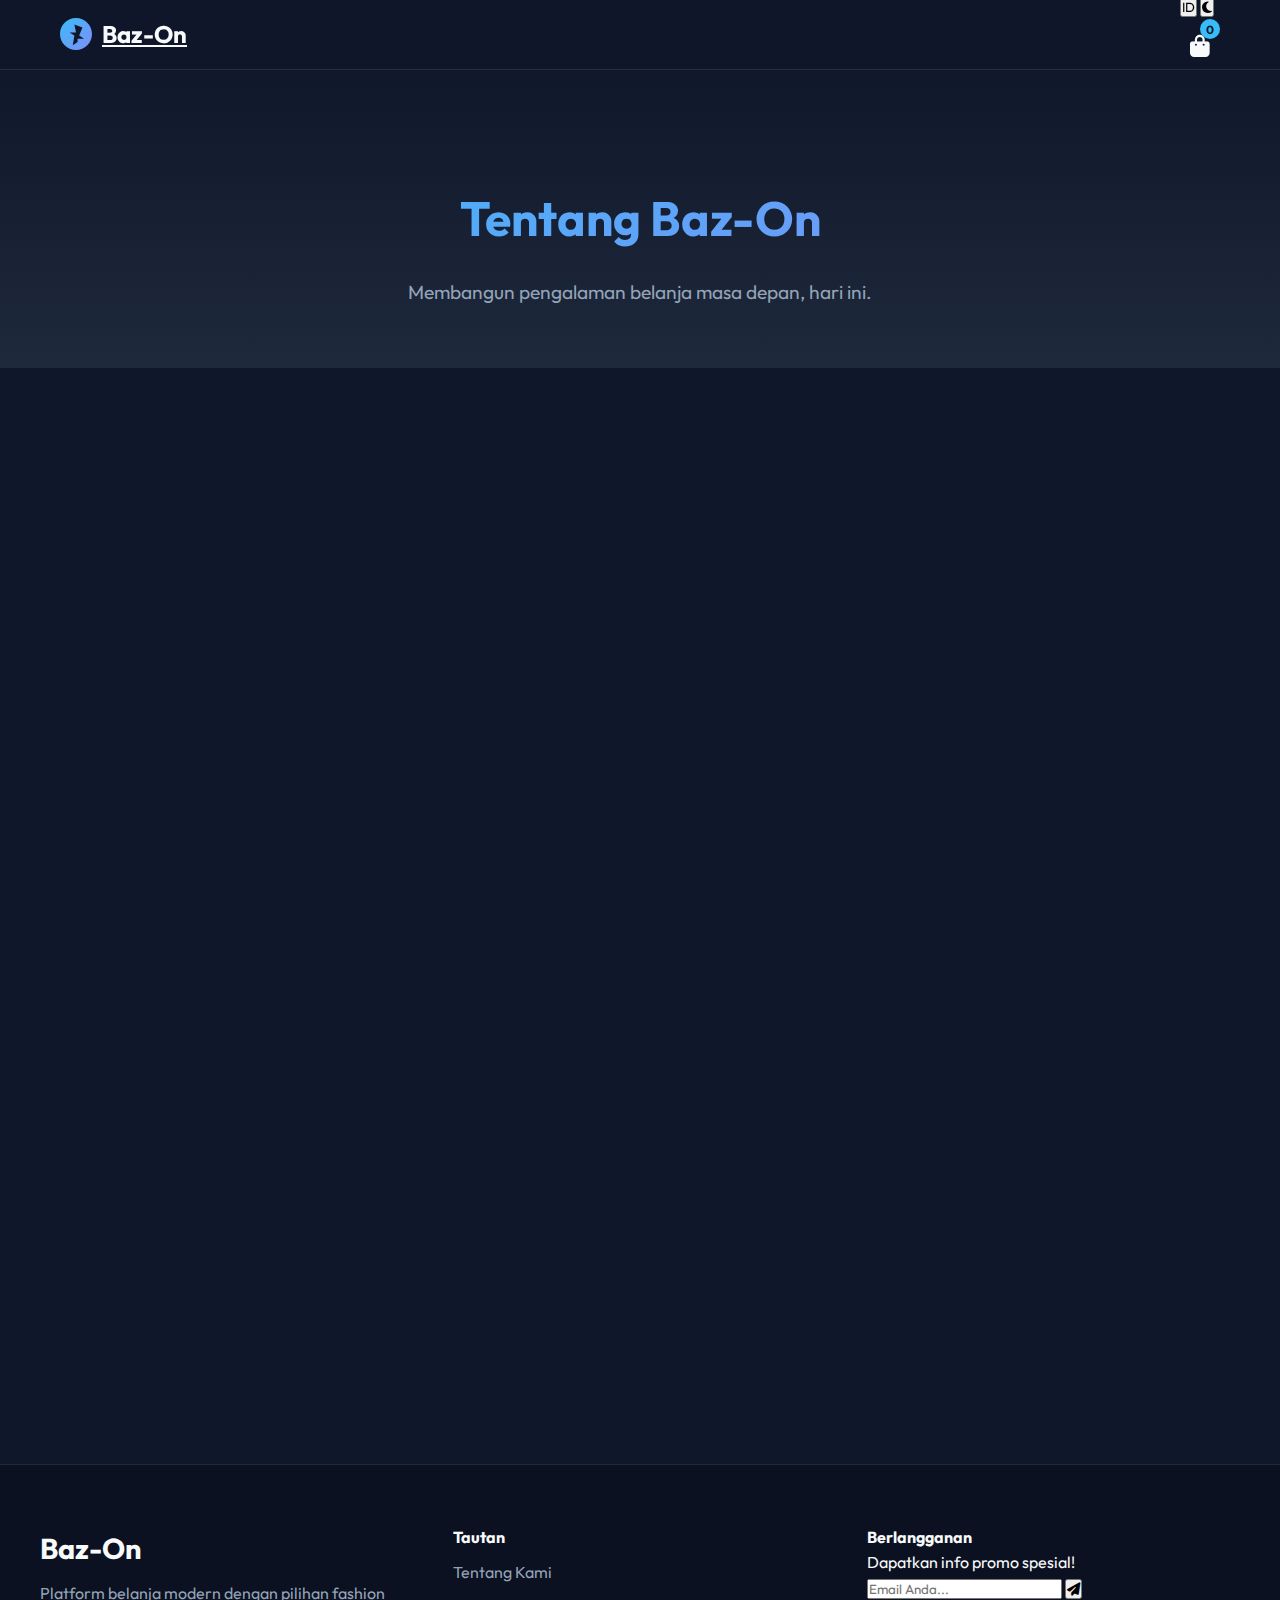
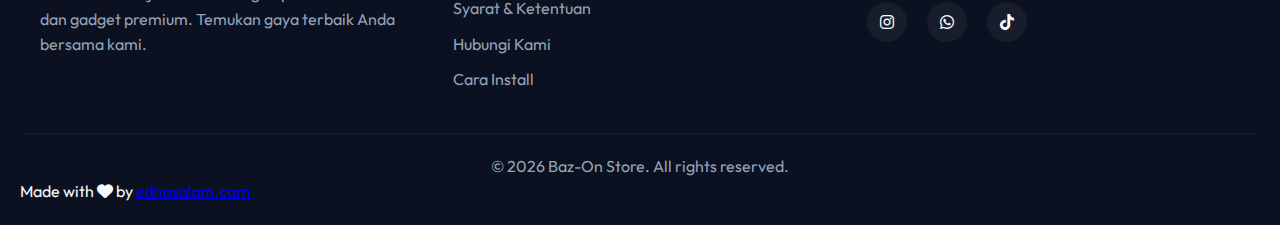
<file: about.html>
<!DOCTYPE html>
<html lang="id">

<head>
    <meta charset="UTF-8">
    <meta name="viewport" content="width=device-width, initial-scale=1.0">
    <title>Tentang Kami | Baz-On Store</title>
    <meta name="description"
        content="Tentang Baz-On Store, platform belanja modern dengan pilihan fashion dan gadget premium.">

    <!-- CSS (Reuse existing styles) -->
    <link href="https://fonts.googleapis.com/css2?family=Outfit:wght@300;400;500;600;700&display=swap" rel="stylesheet">
    <link rel="stylesheet" href="style.css">
    <link rel="stylesheet" href="https://cdnjs.cloudflare.com/ajax/libs/font-awesome/6.4.0/css/all.min.css">
    <link rel="icon" type="image/svg+xml" href="logo.svg?v=2">

    <!-- PWA Registration -->
    <script>
        if ('serviceWorker' in navigator) {
            window.addEventListener('load', () => {
                navigator.serviceWorker.register('sw.js')
                    .then(registration => {
                        console.log('ServiceWorker registration successful');
                    }, err => {
                        console.log('ServiceWorker registration failed: ', err);
                    });
            });
        }
    </script>

    <style>
        .about-header {
            text-align: center;
            padding: 120px 20px 60px;
            background: linear-gradient(to bottom, var(--bg-color), var(--card-bg));
            margin-top: 60px;
            /* Offset for fixed navbar */
        }

        .about-header h1 {
            font-size: 3rem;
            margin-bottom: 20px;
        }

        .about-content {
            max-width: 1000px;
            margin: 0 auto;
            padding: 40px 20px;
        }

        .about-section {
            margin-bottom: 60px;
            animation: fadeIn 0.8s ease forwards;
            opacity: 0;
            transform: translateY(20px);
        }

        .about-section:nth-child(2) {
            animation-delay: 0.2s;
        }

        .about-section:nth-child(3) {
            animation-delay: 0.4s;
        }

        .about-text {
            line-height: 1.8;
            font-size: 1.1rem;
            color: var(--text-secondary);
            margin-bottom: 20px;
        }

        .about-grid {
            display: grid;
            grid-template-columns: repeat(auto-fit, minmax(300px, 1fr));
            gap: 30px;
            margin-top: 40px;
        }

        .team-card {
            background: var(--card-bg);
            border: 1px solid var(--surface-border);
            border-radius: var(--radius-lg);
            padding: 30px;
            text-align: center;
            transition: var(--transition);
        }

        .team-card:hover {
            transform: translateY(-5px);
            border-color: var(--accent);
        }

        .team-avatar {
            width: 100px;
            height: 100px;
            border-radius: 50%;
            object-fit: cover;
            margin-bottom: 20px;
            border: 2px solid var(--accent);
        }

        .team-name {
            font-size: 1.2rem;
            font-weight: 600;
            color: var(--text-primary);
            margin-bottom: 5px;
        }

        .team-role {
            color: var(--accent);
            font-size: 0.9rem;
            font-weight: 500;
        }
    </style>
</head>

<body>
    <div class="app-container">
        <!-- Navigation (Synced with index.html) -->
        <nav class="navbar">
            <div class="nav-content">
                <a href="index.html" class="logo">
                    <img src="logo.svg" alt="Baz-On Logo" class="logo-img"> Baz-On
                </a>
                <div class="nav-icons">
                    <!-- Language Toggle -->
                    <button id="langToggle" aria-label="Toggle Language">
                        ID
                    </button>
                    <button class="theme-toggle" id="themeToggle" aria-label="Toggle Dark Mode">
                        <i class="fa-solid fa-moon"></i>
                    </button>
                    <div class="cart-icon-wrapper" id="cartBtn">
                        <i class="fa-solid fa-shopping-bag"></i>
                        <span class="cart-count" id="cartCount">0</span>
                    </div>
                </div>
            </div>
        </nav>

        <header class="about-header">
            <h1 class="gradient-text">Tentang Baz-On</h1>
            <p style="font-size: 1.2rem; color: var(--text-secondary);">Membangun pengalaman belanja masa depan, hari
                ini.</p>
        </header>

        <main class="about-content">
            <section class="about-section">
                <h2 style="font-size: 2rem; margin-bottom: 20px; color: var(--text-primary);">Cerita Kami</h2>
                <p class="about-text">
                    Baz-On Store didirikan pada tahun 2026 dengan satu visi sederhana: membuat belanja barang premium
                    menjadi mudah, aman, dan personal. Kami percaya bahwa setiap produk memiliki cerita, dan setiap
                    pelanggan layak mendapatkan pelayanan terbaik.
                </p>
                <p class="about-text">
                    Berawal dari toko kecil, kami kini telah berkembang menjadi platform yang melayani ribuan pelanggan
                    setia. Fokus kami bukan hanya pada penjualan, tetapi pada membangun komunitas yang menghargai
                    kualitas dan gaya hidup modern.
                </p>
            </section>

            <section class="about-section">
                <h2 style="font-size: 2rem; margin-bottom: 20px; color: var(--text-primary);">Kenapa Baz-On?</h2>
                <div class="about-grid">
                    <div class="feature-card">
                        <i class="fa-solid fa-gem"
                            style="font-size: 2rem; color: var(--accent); margin-bottom: 15px;"></i>
                        <h3 style="margin-bottom: 10px;">Kualitas Tercurasi</h3>
                        <p style="color: var(--text-secondary);">Setiap produk melalui proses seleksi ketat untuk
                            memastikan hanya yang terbaik yang sampai ke tangan Anda.</p>
                    </div>
                    <div class="feature-card">
                        <i class="fa-solid fa-user-shield"
                            style="font-size: 2rem; color: var(--accent); margin-bottom: 15px;"></i>
                        <h3 style="margin-bottom: 10px;">Aman & Terpercaya</h3>
                        <p style="color: var(--text-secondary);">Privasi dan keamanan transaksi Anda adalah prioritas
                            utama kami dengan sistem enkripsi modern.</p>
                    </div>
                    <div class="feature-card">
                        <i class="fa-solid fa-heart"
                            style="font-size: 2rem; color: var(--accent); margin-bottom: 15px;"></i>
                        <h3 style="margin-bottom: 10px;">Pelayanan Personal</h3>
                        <p style="color: var(--text-secondary);">Kami melayani dengan hati, dengan integrasi WhatsApp
                            untuk komunikasi yang lebih dekat.</p>
                    </div>
                </div>
            </section>

            <section class="about-section">
                <h2 style="font-size: 2rem; margin-bottom: 20px; color: var(--text-primary);">Tim Kami</h2>
                <div class="about-grid">
                    <div class="team-card">
                        <div class="team-avatar"
                            style="background: var(--surface-border); display: flex; align-items: center; justify-content: center; margin: 0 auto 20px;">
                            <i class="fa-solid fa-user" style="font-size: 2rem; color: var(--text-secondary);"></i>
                        </div>
                        <h3 class="team-name">Aqles</h3>
                        <p class="team-role">Founder & CEO</p>
                    </div>
                    <div class="team-card">
                        <div class="team-avatar"
                            style="background: var(--surface-border); display: flex; align-items: center; justify-content: center; margin: 0 auto 20px;">
                            <i class="fa-solid fa-code" style="font-size: 2rem; color: var(--text-secondary);"></i>
                        </div>
                        <h3 class="team-name">Dev Team</h3>
                        <p class="team-role">Technology</p>
                    </div>
                    <div class="team-card">
                        <div class="team-avatar"
                            style="background: var(--surface-border); display: flex; align-items: center; justify-content: center; margin: 0 auto 20px;">
                            <i class="fa-solid fa-headset" style="font-size: 2rem; color: var(--text-secondary);"></i>
                        </div>
                        <h3 class="team-name">Support</h3>
                        <p class="team-role">Customer Success</p>
                    </div>
                </div>
            </section>
        </main>

        <!-- Footer (Synced with index.html) -->
        <footer>
            <div class="footer-content">
                <div class="footer-brand">
                    <h3>Baz-On</h3>
                    <p data-i18n="footer.about">Platform belanja modern dengan pilihan fashion dan gadget premium.
                        Temukan gaya terbaik Anda
                        bersama kami.</p>
                </div>

                <div class="footer-links">
                    <h4 data-i18n="footer.links_title">Tautan</h4>
                    <a href="about.html" data-i18n="footer.links.about_us">Tentang Kami</a>
                    <a href="terms.html" data-i18n="footer.links.terms">Syarat & Ketentuan</a>
                    <a href="contact.html" data-i18n="footer.links.contact">Hubungi Kami</a>
                    <a href="install.html" data-i18n="footer.links.install">Cara Install</a>
                </div>

                <div class="footer-newsletter">
                    <h4 data-i18n="footer.newsletter_title">Berlangganan</h4>
                    <p data-i18n="footer.newsletter_desc">Dapatkan info promo spesial!</p>
                    <form id="newsletterForm" class="newsletter-form">
                        <input type="email" id="newsletterEmail" name="email" placeholder="Email Anda..." required
                            aria-label="Alamat Email Newsletter" data-i18n-placeholder="footer.email_placeholder">
                        <button type="submit" aria-label="Kirim Newsletter"><i
                                class="fa-solid fa-paper-plane"></i></button>
                    </form>
                    <div class="social-links">
                        <a href="#"><i class="fa-brands fa-instagram"></i></a>
                        <a href="#"><i class="fa-brands fa-whatsapp"></i></a>
                        <a href="#"><i class="fa-brands fa-tiktok"></i></a>
                    </div>
                </div>
            </div>

            <div class="footer-bottom">
                <div class="footer-bottom-content">
                    <p class="copyright" data-i18n="footer.copyright">&copy; 2026 Baz-On Store. All rights reserved.
                    </p>
                    <div class="divider-vertical"></div>
                    <p class="credit">
                        <span data-i18n="footer.made_with">Made with</span> <i class="fa-solid fa-heart heart-icon"></i>
                        by <a href="https://ednasalam.com" target="_blank" class="credit-link">ednasalam.com</a>
                    </p>
                </div>
            </div>
        </footer>
    </div>

    <!-- Scripts -->
    <script src="data.js"></script>
    <script src="translations.js"></script>
    <script src="script.js"></script>
</body>

</html>
</file>
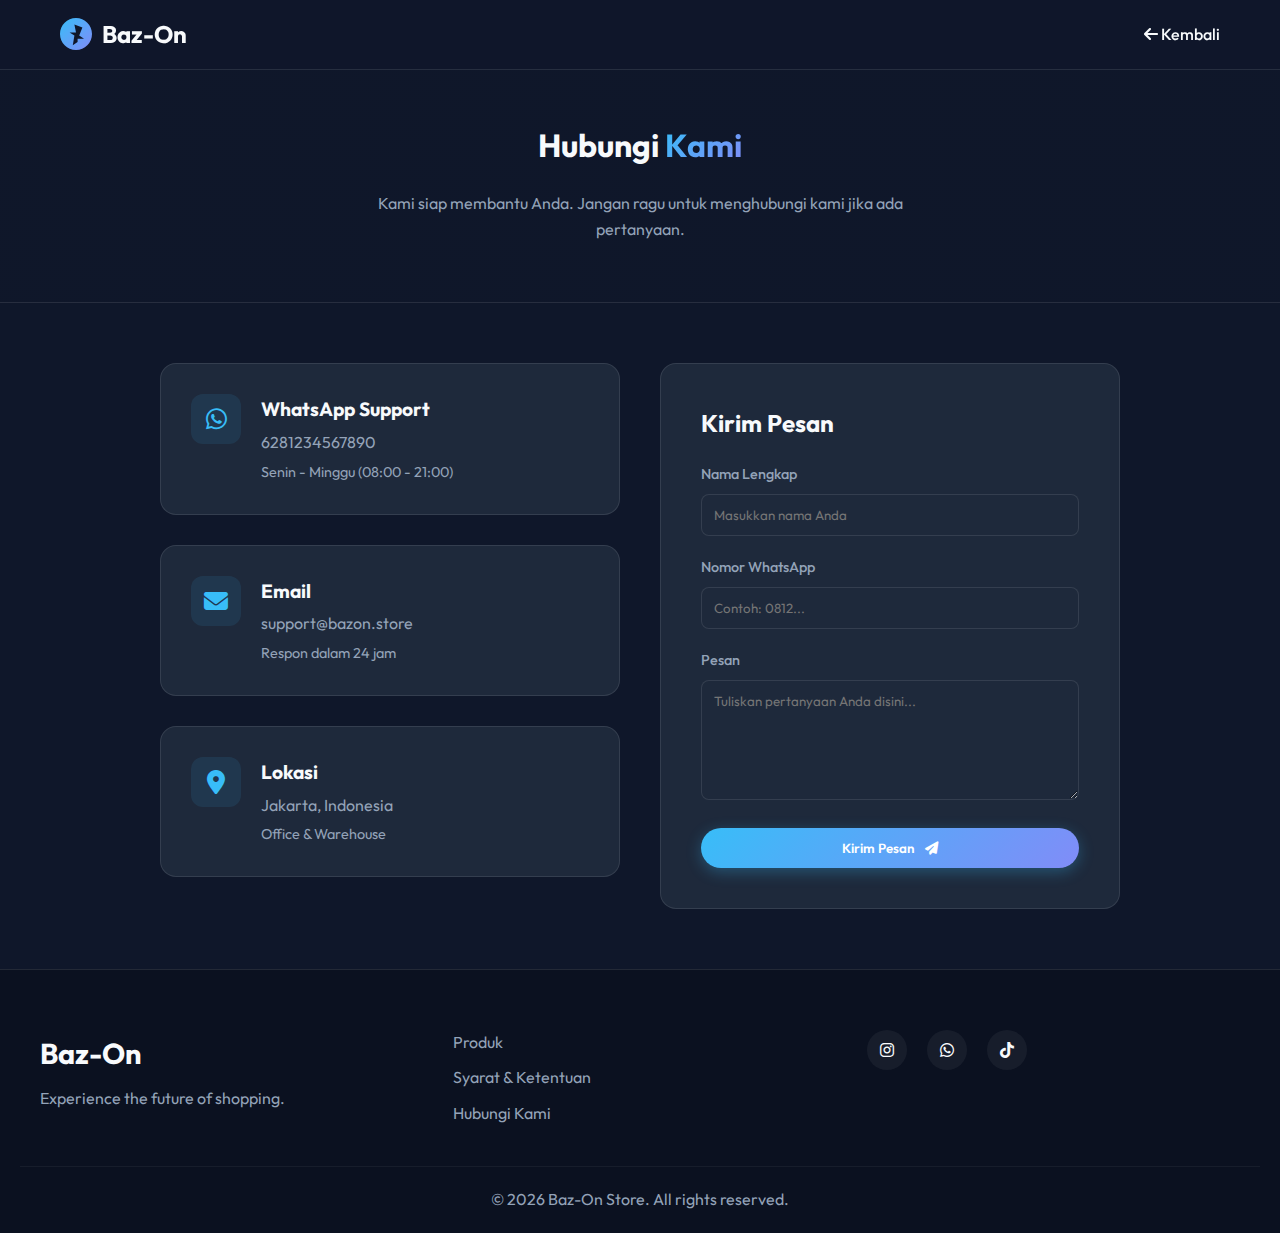
<file: contact.html>
<!DOCTYPE html>
<html lang="id">

<head>
    <meta charset="UTF-8">
    <meta name="viewport" content="width=device-width, initial-scale=1.0">
    <title>Hubungi Kami | Baz-On Store</title>
    <meta name="description"
        content="Hubungi tim support Baz-On Store. Kami siap membantu pertanyaan dan pesanan Anda 24/7.">
    <link rel="canonical" href="https://aqles.github.io/baz-on/contact.html">
    <link rel="icon" type="image/svg+xml" href="logo.svg?v=2">
    <link rel="preconnect" href="https://fonts.googleapis.com">
    <link rel="preconnect" href="https://fonts.gstatic.com" crossorigin>
    <link href="https://fonts.googleapis.com/css2?family=Outfit:wght@300;400;500;600;700&display=swap" rel="stylesheet">
    <link rel="stylesheet" href="style.css">
    <link rel="stylesheet" href="https://cdnjs.cloudflare.com/ajax/libs/font-awesome/6.4.0/css/all.min.css">
    <style>
        .page-header {
            padding: 120px 20px 60px;
            text-align: center;
            background: linear-gradient(rgba(15, 23, 42, 0.9), rgba(15, 23, 42, 0.9)), url('https://images.unsplash.com/photo-1423666639041-f56000c27a9a?auto=format&fit=crop&q=80&w=1000');
            background-size: cover;
            background-position: center;
            border-bottom: 1px solid var(--surface-border);
        }

        .page-content {
            max-width: 1000px;
            margin: 60px auto;
            padding: 0 20px;
            display: grid;
            grid-template-columns: 1fr 1fr;
            gap: 40px;
        }

        .contact-info {
            display: flex;
            flex-direction: column;
            gap: 30px;
        }

        .info-card {
            background: var(--card-bg);
            border: 1px solid var(--surface-border);
            border-radius: var(--radius-lg);
            padding: 30px;
            display: flex;
            align-items: flex-start;
            gap: 20px;
            transition: var(--transition);
        }

        .info-card:hover {
            transform: translateY(-5px);
            border-color: var(--accent);
        }

        .info-icon {
            width: 50px;
            height: 50px;
            background: rgba(56, 189, 248, 0.1);
            border-radius: 12px;
            display: flex;
            align-items: center;
            justify-content: center;
            color: var(--accent);
            font-size: 1.5rem;
            flex-shrink: 0;
        }

        .info-content h3 {
            font-size: 1.2rem;
            margin-bottom: 5px;
        }

        .info-content p {
            color: var(--text-secondary);
        }

        .contact-form-card {
            background: var(--card-bg);
            border: 1px solid var(--surface-border);
            border-radius: var(--radius-lg);
            padding: 40px;
        }

        .form-group {
            margin-bottom: 20px;
        }

        .form-group label {
            display: block;
            margin-bottom: 8px;
            font-weight: 500;
            color: var(--text-secondary);
        }

        .form-control {
            width: 100%;
            padding: 12px;
            background: rgba(15, 23, 42, 0.5);
            border: 1px solid var(--surface-border);
            border-radius: 8px;
            color: var(--text-primary);
            font-family: inherit;
            transition: var(--transition);
        }

        .form-control:focus {
            outline: none;
            border-color: var(--accent);
        }

        textarea.form-control {
            min-height: 120px;
            resize: vertical;
        }

        @media (max-width: 768px) {
            .page-header {
                padding: 100px 20px 40px;
            }

            .page-content {
                grid-template-columns: 1fr;
            }

            .contact-form-card,
            .info-card {
                padding: 20px;
            }
        }
    </style>
</head>

<body>
    <!-- Navigation -->
    <nav class="navbar">
        <div class="nav-content">
            <a href="index.html" class="logo" style="text-decoration: none;">
                <img src="logo.svg" alt="Baz-On Logo" class="logo-img"> Baz-On
            </a>
            <div class="nav-icons">
                <a href="index.html" style="color: var(--text-primary); text-decoration: none; font-weight: 500;">
                    <i class="fa-solid fa-arrow-left"></i> Kembali
                </a>
            </div>
        </div>
    </nav>

    <!-- Header -->
    <header class="page-header">
        <h1>Hubungi <span class="gradient-text">Kami</span></h1>
        <p style="color: var(--text-secondary); max-width: 600px; margin: 20px auto 0;">Kami siap membantu Anda. Jangan
            ragu untuk menghubungi kami jika ada pertanyaan.</p>
    </header>

    <!-- Main Content -->
    <main class="page-content">
        <div class="contact-info">
            <div class="info-card">
                <div class="info-icon">
                    <i class="fa-brands fa-whatsapp"></i>
                </div>
                <div class="info-content">
                    <h3>WhatsApp Support</h3>
                    <p>6281234567890</p>
                    <p style="font-size: 0.9rem; margin-top: 5px;">Senin - Minggu (08:00 - 21:00)</p>
                </div>
            </div>

            <div class="info-card">
                <div class="info-icon">
                    <i class="fa-solid fa-envelope"></i>
                </div>
                <div class="info-content">
                    <h3>Email</h3>
                    <p>support@bazon.store</p>
                    <p style="font-size: 0.9rem; margin-top: 5px;">Respon dalam 24 jam</p>
                </div>
            </div>

            <div class="info-card">
                <div class="info-icon">
                    <i class="fa-solid fa-location-dot"></i>
                </div>
                <div class="info-content">
                    <h3>Lokasi</h3>
                    <p>Jakarta, Indonesia</p>
                    <p style="font-size: 0.9rem; margin-top: 5px;">Office & Warehouse</p>
                </div>
            </div>
        </div>

        <div class="contact-form-card">
            <h3 style="margin-bottom: 20px; font-size: 1.5rem;">Kirim Pesan</h3>
            <form onsubmit="event.preventDefault(); alert('Pesan terkirim! Admin kami akan segera menghubungi Anda.');">
                <div class="form-group">
                    <label for="name">Nama Lengkap</label>
                    <input type="text" id="name" name="name" class="form-control" required
                        placeholder="Masukkan nama Anda">
                </div>
                <div class="form-group">
                    <label for="phone">Nomor WhatsApp</label>
                    <input type="tel" id="phone" name="phone" class="form-control" required
                        placeholder="Contoh: 0812...">
                </div>
                <div class="form-group">
                    <label for="message">Pesan</label>
                    <textarea id="message" name="message" class="form-control" required
                        placeholder="Tuliskan pertanyaan Anda disini..."></textarea>
                </div>
                <button type="submit" class="btn-primary" style="width: 100%;">
                    Kirim Pesan <i class="fa-solid fa-paper-plane" style="margin-left: 8px;"></i>
                </button>
            </form>
        </div>
    </main>

    <!-- Footer -->
    <footer>
        <div class="footer-content">
            <div class="footer-brand">
                <h3>Baz-On</h3>
                <p>Experience the future of shopping.</p>
            </div>
            <div class="footer-links">
                <a href="index.html#products">Produk</a>
                <a href="terms.html">Syarat & Ketentuan</a>
                <a href="contact.html">Hubungi Kami</a>
            </div>
            <div class="social-links">
                <a href="#"><i class="fa-brands fa-instagram"></i></a>
                <a href="#"><i class="fa-brands fa-whatsapp"></i></a>
                <a href="#"><i class="fa-brands fa-tiktok"></i></a>
            </div>
        </div>
        <div class="copyright">
            &copy; 2026 Baz-On Store. All rights reserved.
        </div>
    </footer>

</body>

</html>
</file>
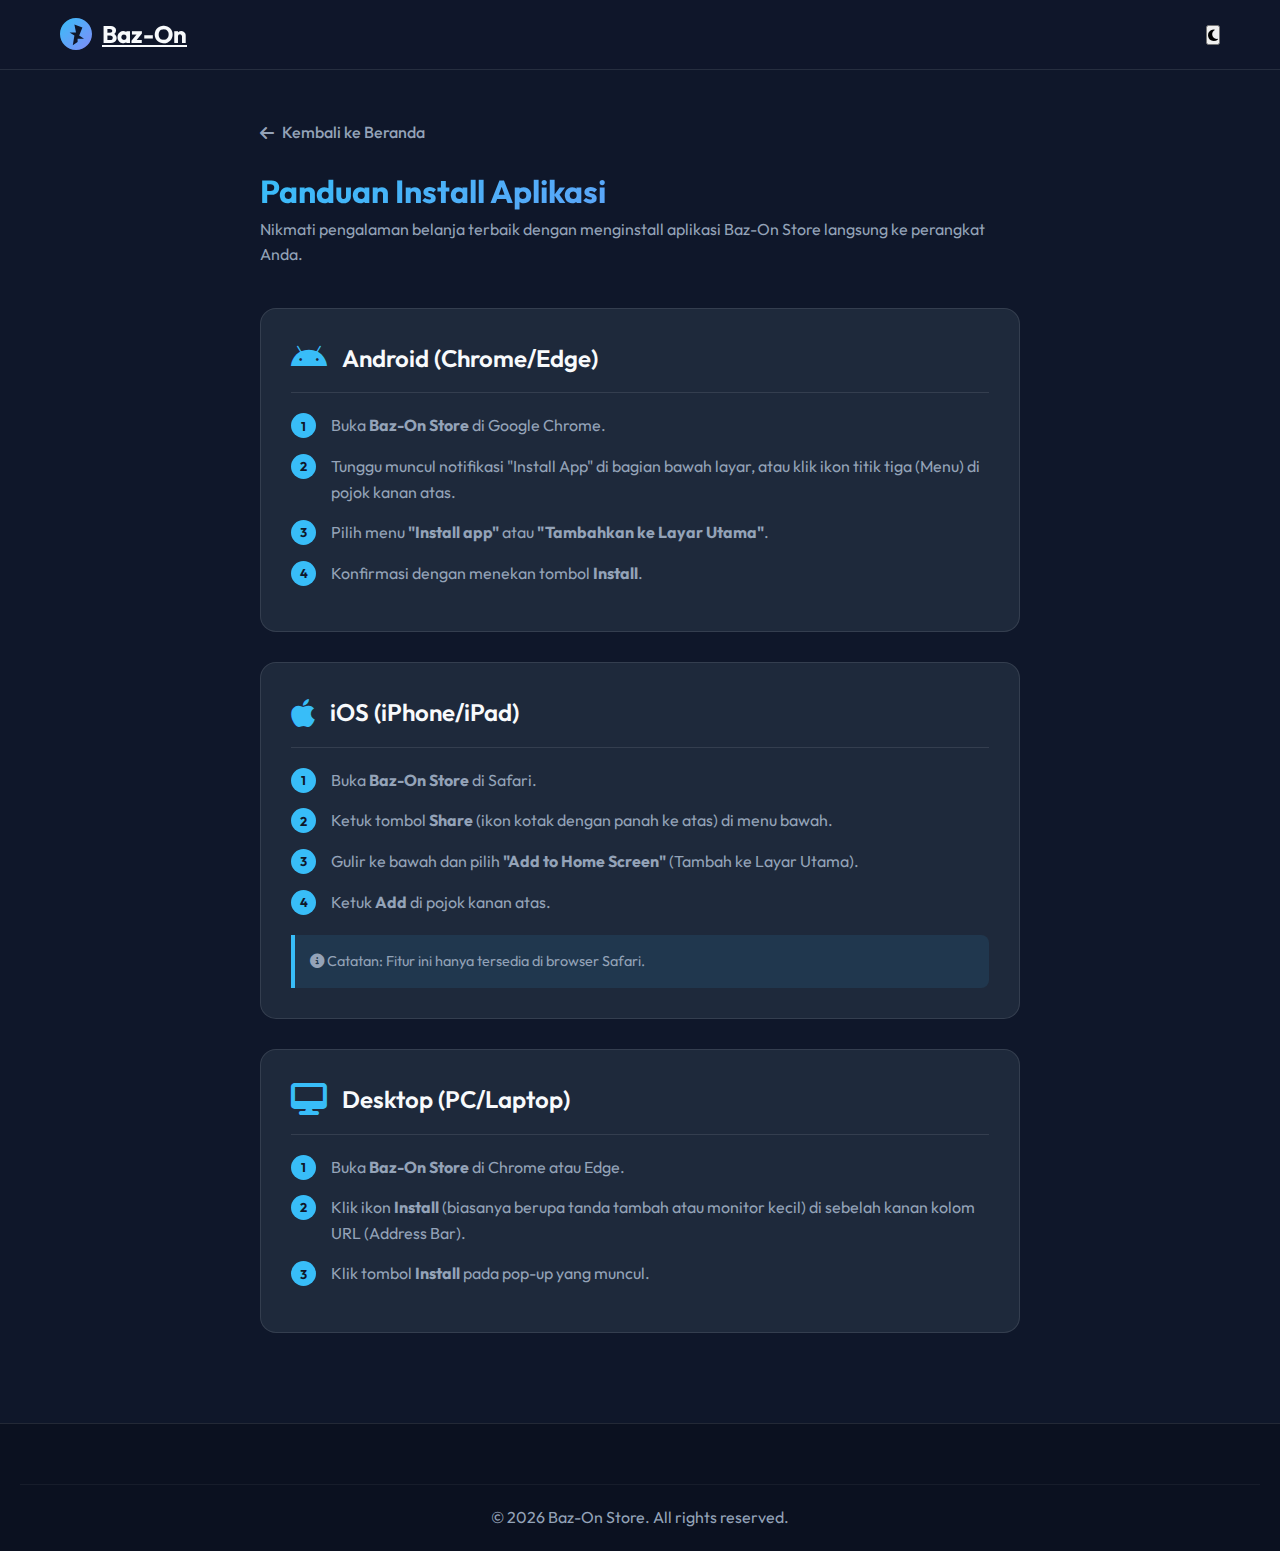
<file: install.html>
<!DOCTYPE html>
<html lang="id">

<head>
    <meta charset="UTF-8">
    <meta name="viewport" content="width=device-width, initial-scale=1.0">
    <title>Cara Install Aplikasi Baz-On Store</title>
    <meta name="description" content="Panduan mudah menginstall aplikasi Baz-On Store di Android, iOS, dan Desktop.">
    <meta name="robots" content="index, follow">

    <!-- CSS (Reuse existing styles) -->
    <link href="https://fonts.googleapis.com/css2?family=Outfit:wght@300;400;500;600;700&display=swap" rel="stylesheet">
    <link rel="stylesheet" href="style.css">
    <link rel="stylesheet" href="https://cdnjs.cloudflare.com/ajax/libs/font-awesome/6.4.0/css/all.min.css">
    <link rel="icon" type="image/svg+xml" href="logo.svg?v=2">

    <style>
        .install-guide-container {
            max-width: 800px;
            margin: 100px auto 40px;
            /* Offset for fixed navbar */
            padding: 20px;
        }

        .guide-card {
            background: var(--card-bg);
            border-radius: var(--radius-lg);
            border: 1px solid var(--surface-border);
            padding: 30px;
            margin-bottom: 30px;
            transition: var(--transition);
        }

        .guide-card:hover {
            transform: translateY(-5px);
            border-color: var(--accent);
            box-shadow: 0 10px 30px rgba(0, 0, 0, 0.2);
        }

        .guide-header {
            display: flex;
            align-items: center;
            gap: 15px;
            margin-bottom: 20px;
            border-bottom: 1px solid var(--surface-border);
            padding-bottom: 15px;
        }

        .guide-icon {
            font-size: 2rem;
            color: var(--accent);
        }

        .guide-title {
            font-size: 1.5rem;
            font-weight: 600;
            color: var(--text-primary);
        }

        .step-list {
            list-style: none;
            counter-reset: step-counter;
        }

        .step-item {
            position: relative;
            padding-left: 40px;
            margin-bottom: 15px;
            color: var(--text-secondary);
        }

        .step-item::before {
            counter-increment: step-counter;
            content: counter(step-counter);
            position: absolute;
            left: 0;
            top: 0;
            width: 25px;
            height: 25px;
            background: var(--accent);
            color: var(--bg-color);
            border-radius: 50%;
            display: flex;
            align-items: center;
            justify-content: center;
            font-weight: 700;
            font-size: 0.8rem;
        }

        .note {
            background: rgba(56, 189, 248, 0.1);
            border-left: 4px solid var(--accent);
            padding: 15px;
            border-radius: 0 8px 8px 0;
            margin-top: 20px;
            font-size: 0.9rem;
            color: var(--text-secondary);
        }

        .back-link {
            display: inline-flex;
            align-items: center;
            gap: 8px;
            color: var(--text-secondary);
            text-decoration: none;
            margin-bottom: 20px;
            font-weight: 500;
        }

        .back-link:hover {
            color: var(--accent);
        }
    </style>
</head>

<body>
    <!-- Navbar (Simplified) -->
    <nav class="navbar">
        <div class="nav-content">
            <a href="index.html" class="logo">
                <img src="logo.svg" alt="Baz-On Logo" class="logo-img"> Baz-On
            </a>
            <div class="nav-icons">
                <button class="theme-toggle" id="themeToggle" aria-label="Toggle Dark Mode">
                    <i class="fa-solid fa-moon"></i>
                </button>
            </div>
        </div>
    </nav>

    <main class="install-guide-container">
        <a href="index.html" class="back-link"><i class="fa-solid fa-arrow-left"></i> Kembali ke Beranda</a>

        <div class="section-header" style="text-align: left; margin-bottom: 40px;">
            <h1 class="gradient-text">Panduan Install Aplikasi</h1>
            <p style="color: var(--text-secondary);">Nikmati pengalaman belanja terbaik dengan menginstall aplikasi
                Baz-On Store langsung ke perangkat Anda.</p>
        </div>

        <!-- Android Guide -->
        <div class="guide-card">
            <div class="guide-header">
                <i class="fa-brands fa-android guide-icon"></i>
                <h2 class="guide-title">Android (Chrome/Edge)</h2>
            </div>
            <ol class="step-list">
                <li class="step-item">Buka <strong>Baz-On Store</strong> di Google Chrome.</li>
                <li class="step-item">Tunggu muncul notifikasi "Install App" di bagian bawah layar, atau klik ikon titik
                    tiga (Menu) di pojok kanan atas.</li>
                <li class="step-item">Pilih menu <strong>"Install app"</strong> atau <strong>"Tambahkan ke Layar
                        Utama"</strong>.</li>
                <li class="step-item">Konfirmasi dengan menekan tombol <strong>Install</strong>.</li>
            </ol>
        </div>

        <!-- iOS Guide -->
        <div class="guide-card">
            <div class="guide-header">
                <i class="fa-brands fa-apple guide-icon"></i>
                <h2 class="guide-title">iOS (iPhone/iPad)</h2>
            </div>
            <ol class="step-list">
                <li class="step-item">Buka <strong>Baz-On Store</strong> di Safari.</li>
                <li class="step-item">Ketuk tombol <strong>Share</strong> (ikon kotak dengan panah ke atas) di menu
                    bawah.</li>
                <li class="step-item">Gulir ke bawah dan pilih <strong>"Add to Home Screen"</strong> (Tambah ke Layar
                    Utama).</li>
                <li class="step-item">Ketuk <strong>Add</strong> di pojok kanan atas.</li>
            </ol>
            <div class="note">
                <i class="fa-solid fa-info-circle"></i> Catatan: Fitur ini hanya tersedia di browser Safari.
            </div>
        </div>

        <!-- Desktop Guide -->
        <div class="guide-card">
            <div class="guide-header">
                <i class="fa-solid fa-desktop guide-icon"></i>
                <h2 class="guide-title">Desktop (PC/Laptop)</h2>
            </div>
            <ol class="step-list">
                <li class="step-item">Buka <strong>Baz-On Store</strong> di Chrome atau Edge.</li>
                <li class="step-item">Klik ikon <strong>Install</strong> (biasanya berupa tanda tambah atau monitor
                    kecil) di sebelah kanan kolom URL (Address Bar).</li>
                <li class="step-item">Klik tombol <strong>Install</strong> pada pop-up yang muncul.</li>
            </ol>
        </div>

    </main>

    <!-- Footer -->
    <footer>
        <div class="footer-bottom">
            <div class="footer-bottom-content">
                <p class="copyright">&copy; 2026 Baz-On Store. All rights reserved.</p>
            </div>
        </div>
    </footer>

    <script src="data.js"></script>
    <script>
        // Simple Theme Logic for this specific page (syncs with main script via localStorage)
        const themeToggle = document.getElementById('themeToggle');
        const icon = themeToggle.querySelector('i');
        const savedTheme = localStorage.getItem('bazon_theme') || 'dark';

        document.documentElement.setAttribute('data-theme', savedTheme);
        updateThemeIcon(icon, savedTheme);

        themeToggle.addEventListener('click', () => {
            const currentTheme = document.documentElement.getAttribute('data-theme');
            const newTheme = currentTheme === 'dark' ? 'light' : 'dark';

            document.documentElement.setAttribute('data-theme', newTheme);
            localStorage.setItem('bazon_theme', newTheme);
            updateThemeIcon(icon, newTheme);
        });

        function updateThemeIcon(icon, theme) {
            if (theme === 'light') {
                icon.className = 'fa-solid fa-sun';
            } else {
                icon.className = 'fa-solid fa-moon';
            }
        }
    </script>
</body>

</html>
</file>
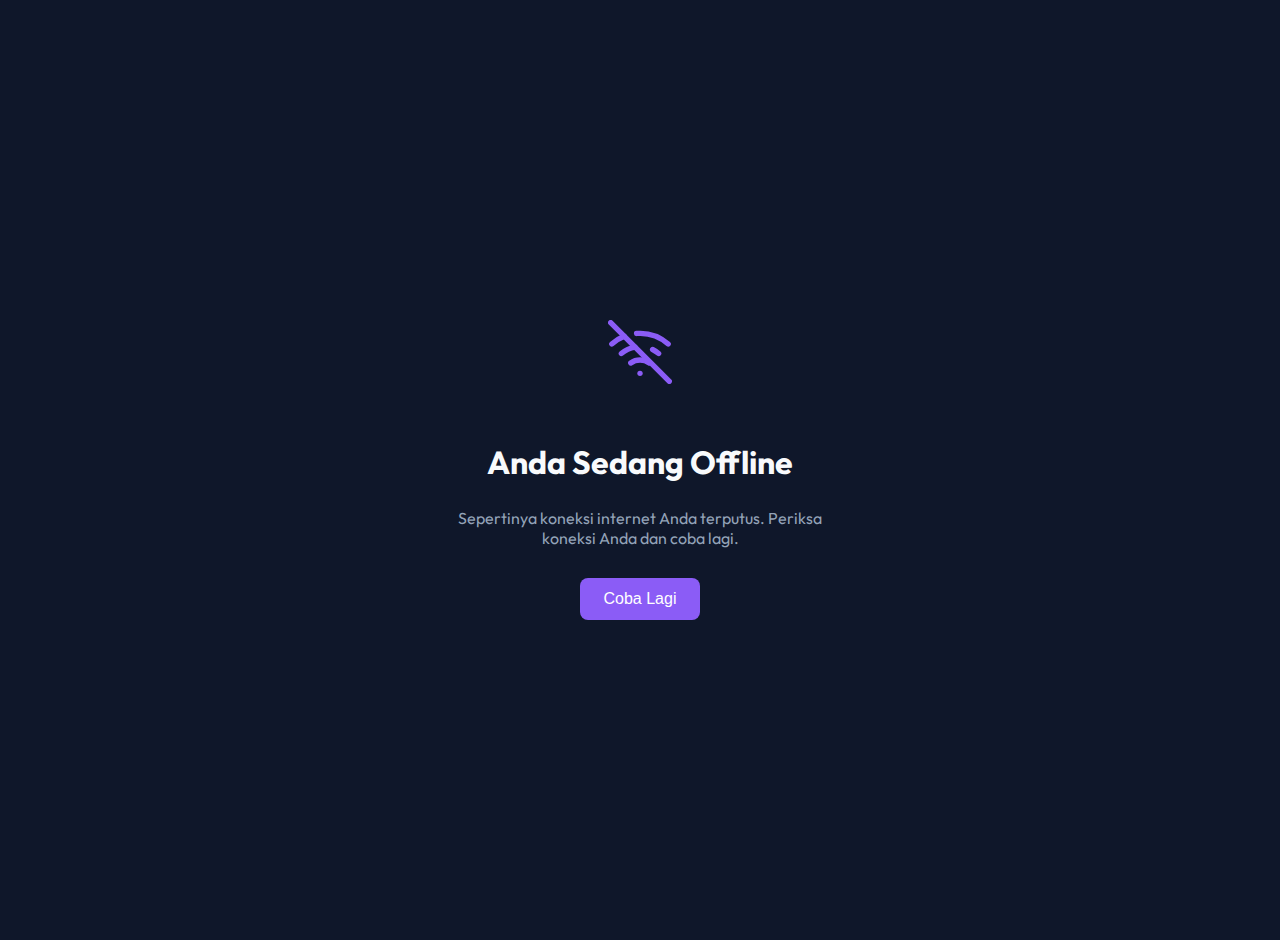
<file: offline.html>
<!DOCTYPE html>
<html lang="id">

<head>
    <meta charset="UTF-8">
    <meta name="viewport" content="width=device-width, initial-scale=1.0">
    <title>Offline - Baz-On Store</title>
    <meta name="theme-color" content="#0f172a">
    <link href="https://fonts.googleapis.com/css2?family=Outfit:wght@300;400;500;600;700&display=swap" rel="stylesheet">
    <style>
        :root {
            --primary: #8b5cf6;
            --dark-bg: #0f172a;
            --text-light: #f8fafc;
        }

        body {
            font-family: 'Outfit', sans-serif;
            background-color: var(--dark-bg);
            color: var(--text-light);
            display: flex;
            flex-direction: column;
            justify-content: center;
            align-items: center;
            height: 100vh;
            margin: 0;
            text-align: center;
            padding: 20px;
        }

        .icon {
            font-size: 4rem;
            color: var(--primary);
            margin-bottom: 20px;
        }

        h1 {
            font-size: 2rem;
            margin-bottom: 10px;
        }

        p {
            color: #94a3b8;
            margin-bottom: 30px;
            max-width: 400px;
        }

        .btn {
            background-color: var(--primary);
            color: white;
            border: none;
            padding: 12px 24px;
            border-radius: 8px;
            font-size: 1rem;
            cursor: pointer;
            text-decoration: none;
            transition: opacity 0.3s;
        }

        .btn:hover {
            opacity: 0.9;
        }
    </style>
</head>

<body>
    <div class="icon">
        <svg xmlns="http://www.w3.org/2000/svg" width="64" height="64" viewBox="0 0 24 24" fill="none"
            stroke="currentColor" stroke-width="2" stroke-linecap="round" stroke-linejoin="round">
            <line x1="1" y1="1" x2="23" y2="23"></line>
            <path d="M16.72 11.06A10.94 10.94 0 0 1 19 12.55"></path>
            <path d="M5 12.55a10.94 10.94 0 0 1 5.17-2.39"></path>
            <path d="M10.71 5.05A16 16 0 0 1 22.58 9"></path>
            <path d="M1.42 9a15.91 15.91 0 0 1 4.7-2.88"></path>
            <path d="M8.53 16.11a6 6 0 0 1 6.95 0"></path>
            <line x1="12" y1="20" x2="12.01" y2="20"></line>
        </svg>
    </div>
    <h1>Anda Sedang Offline</h1>
    <p>Sepertinya koneksi internet Anda terputus. Periksa koneksi Anda dan coba lagi.</p>
    <button onclick="window.location.reload()" class="btn">Coba Lagi</button>
</body>

</html>
</file>
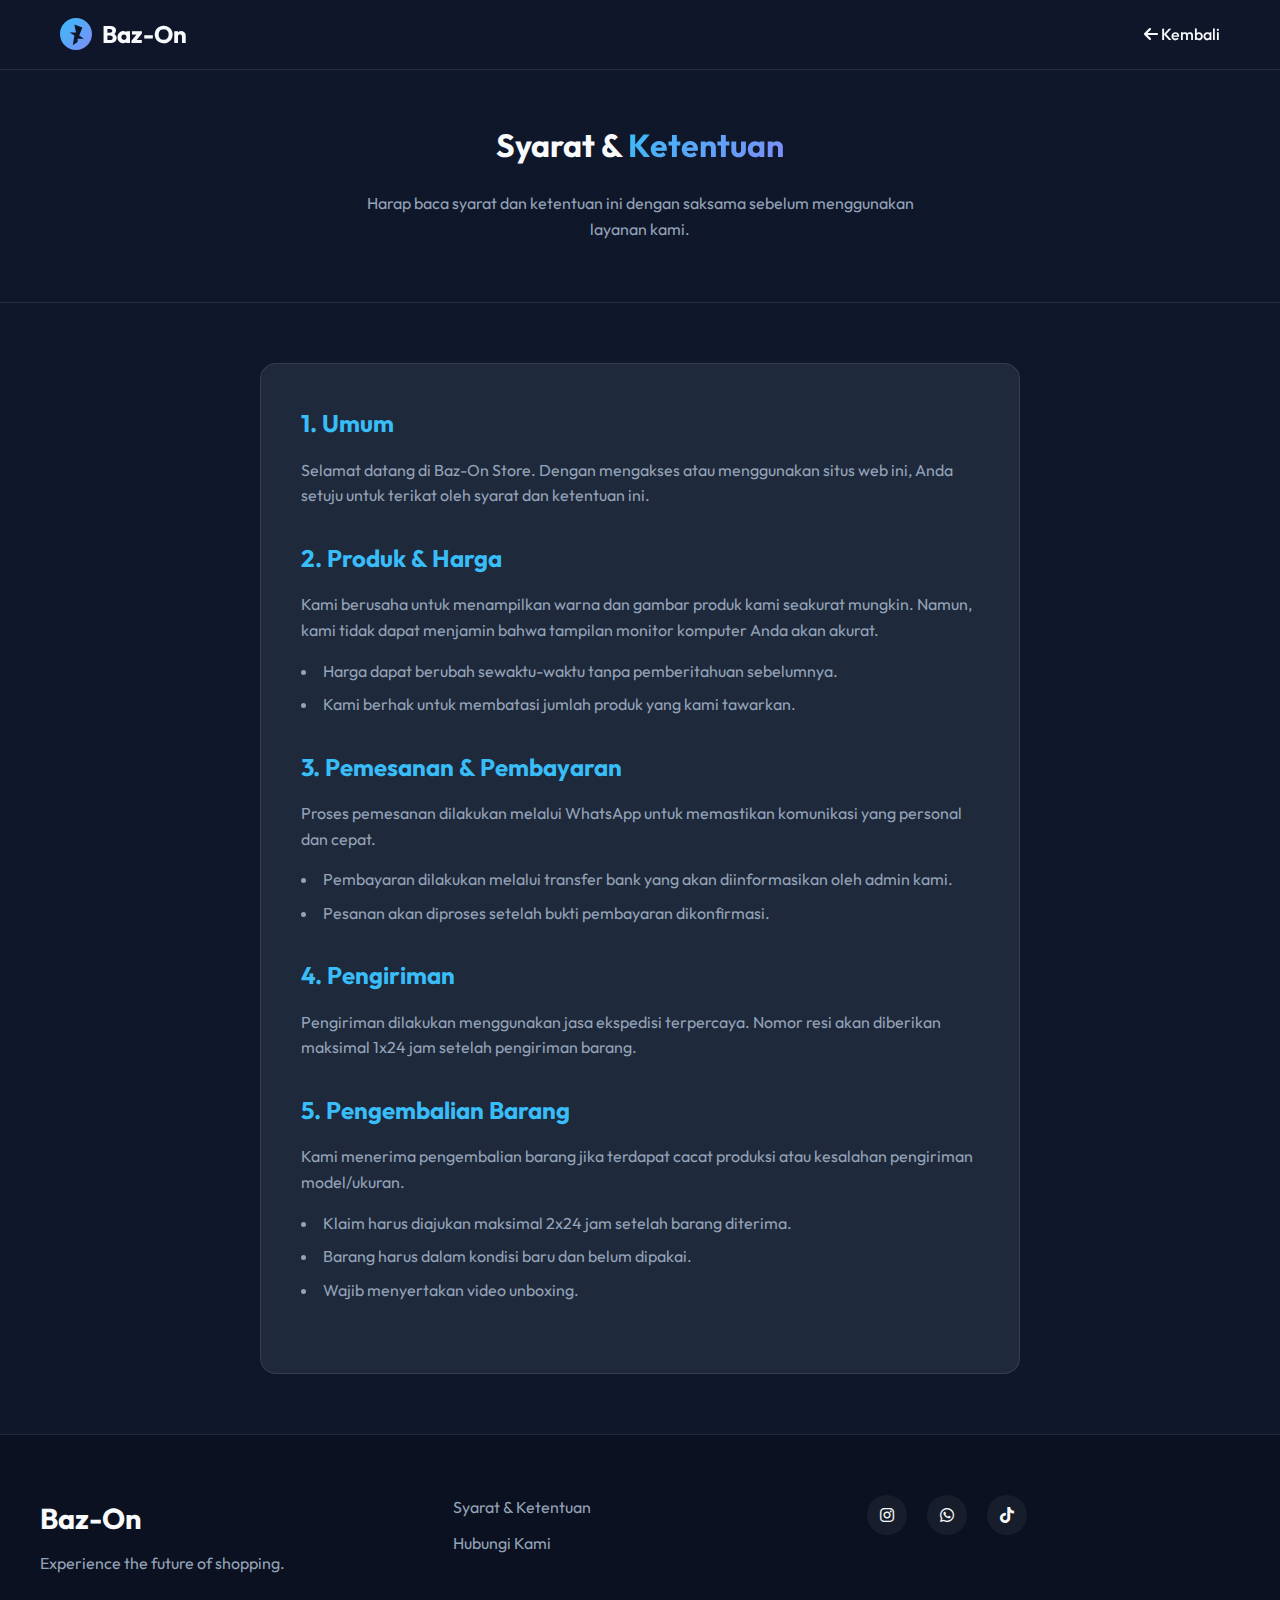
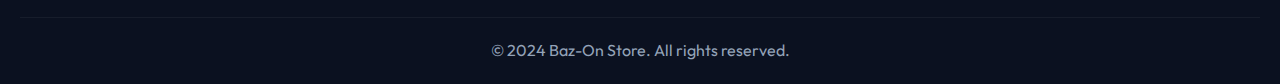
<file: terms.html>
<!DOCTYPE html>
<html lang="id">

<head>
    <meta charset="UTF-8">
    <meta name="viewport" content="width=device-width, initial-scale=1.0">
    <title>Syarat & Ketentuan | Baz-On Store</title>
    <meta name="description" content="Syarat dan ketentuan belanja di Baz-On Store.">
    <link rel="icon" type="image/svg+xml" href="logo.svg?v=2">
    <link rel="preconnect" href="https://fonts.googleapis.com">
    <link rel="preconnect" href="https://fonts.gstatic.com" crossorigin>
    <link href="https://fonts.googleapis.com/css2?family=Outfit:wght@300;400;500;600;700&display=swap" rel="stylesheet">
    <link rel="stylesheet" href="style.css">
    <link rel="stylesheet" href="https://cdnjs.cloudflare.com/ajax/libs/font-awesome/6.4.0/css/all.min.css">
    <style>
        .page-header {
            padding: 120px 20px 60px;
            text-align: center;
            background: linear-gradient(rgba(15, 23, 42, 0.9), rgba(15, 23, 42, 0.9)), url('https://images.unsplash.com/photo-1441986300917-64674bd600d8?auto=format&fit=crop&q=80&w=1000');
            background-size: cover;
            background-position: center;
            border-bottom: 1px solid var(--surface-border);
        }

        .page-content {
            max-width: 800px;
            margin: 60px auto;
            padding: 0 20px;
        }

        .content-card {
            background: var(--card-bg);
            border: 1px solid var(--surface-border);
            border-radius: var(--radius-lg);
            padding: 40px;
        }

        .content-section {
            margin-bottom: 30px;
        }

        .content-section h3 {
            color: var(--accent);
            margin-bottom: 15px;
            font-size: 1.5rem;
        }

        .content-section p {
            color: var(--text-secondary);
            margin-bottom: 15px;
        }

        .content-section ul {
            list-style-position: inside;
            color: var(--text-secondary);
            margin-bottom: 15px;
        }

        .content-section li {
            margin-bottom: 8px;
        }

        @media (max-width: 768px) {
            .page-header {
                padding: 100px 20px 40px;
            }

            .content-card {
                padding: 20px;
            }
        }
    </style>
</head>

<body>
    <!-- Navigation -->
    <nav class="navbar">
        <div class="nav-content">
            <a href="index.html" class="logo" style="text-decoration: none;">
                <img src="logo.svg" alt="Baz-On Logo" class="logo-img"> Baz-On
            </a>
            <div class="nav-icons">
                <a href="index.html" style="color: var(--text-primary); text-decoration: none; font-weight: 500;">
                    <i class="fa-solid fa-arrow-left"></i> Kembali
                </a>
            </div>
        </div>
    </nav>

    <!-- Header -->
    <header class="page-header">
        <h1>Syarat & <span class="gradient-text">Ketentuan</span></h1>
        <p style="color: var(--text-secondary); max-width: 600px; margin: 20px auto 0;">Harap baca syarat dan ketentuan
            ini dengan saksama sebelum menggunakan layanan kami.</p>
    </header>

    <!-- Main Content -->
    <main class="page-content">
        <div class="content-card">
            <div class="content-section">
                <h3>1. Umum</h3>
                <p>Selamat datang di Baz-On Store. Dengan mengakses atau menggunakan situs web ini, Anda setuju untuk
                    terikat oleh syarat dan ketentuan ini.</p>
            </div>

            <div class="content-section">
                <h3>2. Produk & Harga</h3>
                <p>Kami berusaha untuk menampilkan warna dan gambar produk kami seakurat mungkin. Namun, kami tidak
                    dapat menjamin bahwa tampilan monitor komputer Anda akan akurat.</p>
                <ul>
                    <li>Harga dapat berubah sewaktu-waktu tanpa pemberitahuan sebelumnya.</li>
                    <li>Kami berhak untuk membatasi jumlah produk yang kami tawarkan.</li>
                </ul>
            </div>

            <div class="content-section">
                <h3>3. Pemesanan & Pembayaran</h3>
                <p>Proses pemesanan dilakukan melalui WhatsApp untuk memastikan komunikasi yang personal dan cepat.</p>
                <ul>
                    <li>Pembayaran dilakukan melalui transfer bank yang akan diinformasikan oleh admin kami.</li>
                    <li>Pesanan akan diproses setelah bukti pembayaran dikonfirmasi.</li>
                </ul>
            </div>

            <div class="content-section">
                <h3>4. Pengiriman</h3>
                <p>Pengiriman dilakukan menggunakan jasa ekspedisi terpercaya. Nomor resi akan diberikan maksimal 1x24
                    jam setelah pengiriman barang.</p>
            </div>

            <div class="content-section">
                <h3>5. Pengembalian Barang</h3>
                <p>Kami menerima pengembalian barang jika terdapat cacat produksi atau kesalahan pengiriman
                    model/ukuran.</p>
                <ul>
                    <li>Klaim harus diajukan maksimal 2x24 jam setelah barang diterima.</li>
                    <li>Barang harus dalam kondisi baru dan belum dipakai.</li>
                    <li>Wajib menyertakan video unboxing.</li>
                </ul>
            </div>
        </div>
    </main>

    <!-- Footer -->
    <footer>
        <div class="footer-content">
            <div class="footer-brand">
                <h3>Baz-On</h3>
                <p>Experience the future of shopping.</p>
            </div>
            <div class="footer-links">
                <a href="terms.html">Syarat & Ketentuan</a>
                <a href="contact.html">Hubungi Kami</a>
            </div>
            <div class="social-links">
                <a href="#"><i class="fa-brands fa-instagram"></i></a>
                <a href="#"><i class="fa-brands fa-whatsapp"></i></a>
                <a href="#"><i class="fa-brands fa-tiktok"></i></a>
            </div>
        </div>
        <div class="copyright">
            &copy; 2024 Baz-On Store. All rights reserved.
        </div>
    </footer>

</body>

</html>
</file>
<file: style.css>
:root {
    --bg-color: #0f172a;
    --card-bg: #1e293b;
    --text-primary: #f8fafc;
    --text-secondary: #94a3b8;
    --accent: #38bdf8;
    --accent-glow: rgba(56, 189, 248, 0.3);
    --gradient-start: #38bdf8;
    --gradient-end: #818cf8;
    --surface-border: rgba(255, 255, 255, 0.1);
    --nav-height: 70px;
    --radius-lg: 16px;
    --radius-md: 12px;
    --transition: all 0.3s cubic-bezier(0.4, 0, 0.2, 1);
}

* {
    margin: 0;
    padding: 0;
    box-sizing: border-box;
    font-family: 'Outfit', sans-serif;
    scroll-behavior: smooth;
}

body {
    background-color: var(--bg-color);
    color: var(--text-primary);
    line-height: 1.6;
    overflow-x: hidden;
}

/* Utilities */
.gradient-text {
    background: linear-gradient(135deg, var(--gradient-start), var(--gradient-end));
    -webkit-background-clip: text;
    -webkit-text-fill-color: transparent;
    background-clip: text;
}

.btn-primary {
    display: inline-block;
    padding: 12px 32px;
    background: linear-gradient(135deg, var(--gradient-start), var(--gradient-end));
    color: white;
    text-decoration: none;
    border-radius: 50px;
    font-weight: 600;
    transition: var(--transition);
    border: none;
    box-shadow: 0 4px 15px var(--accent-glow);
}

.btn-primary:hover {
    transform: translateY(-2px);
    box-shadow: 0 8px 25px var(--accent-glow);
}

/* Navbar */
.navbar {
    position: fixed;
    top: 0;
    left: 0;
    width: 100%;
    height: var(--nav-height);
    background: rgba(15, 23, 42, 0.8);
    backdrop-filter: blur(12px);
    z-index: 1000;
    border-bottom: 1px solid var(--surface-border);
}

.nav-content {
    max-width: 1200px;
    margin: 0 auto;
    height: 100%;
    display: flex;
    justify-content: space-between;
    align-items: center;
    padding: 0 20px;
}

.logo {
    font-size: 1.5rem;
    font-weight: 700;
    display: flex;
    align-items: center;
    gap: 10px;
    color: var(--text-primary);
}

.logo i {
    display: none;
}

.logo-img {
    width: 32px;
    height: 32px;
    object-fit: contain;
}

.cart-icon-wrapper {
    position: relative;
    cursor: pointer;
    font-size: 1.4rem;
    padding: 10px;
    transition: var(--transition);
}

.cart-icon-wrapper:hover {
    color: var(--accent);
    transform: scale(1.1);
}

.cart-count {
    position: absolute;
    top: 0;
    right: 0;
    background: var(--accent);
    color: var(--bg-color);
    font-size: 0.75rem;
    font-weight: 700;
    width: 20px;
    height: 20px;
    display: flex;
    justify-content: center;
    align-items: center;
    border-radius: 50%;
}

/* Hero Section */
.hero {
    min-height: 80vh;
    display: flex;
    align-items: center;
    justify-content: center;
    text-align: center;
    padding: 120px 20px 60px;
    position: relative;
    overflow: hidden;
}

.hero::before {
    content: '';
    position: absolute;
    top: 20%;
    left: 10%;
    width: 300px;
    height: 300px;
    background: var(--accent);
    filter: blur(120px);
    opacity: 0.2;
    z-index: -1;
    border-radius: 50%;
}

.hero::after {
    content: '';
    position: absolute;
    bottom: 20%;
    right: 10%;
    width: 250px;
    height: 250px;
    background: var(--gradient-end);
    filter: blur(120px);
    opacity: 0.2;
    z-index: -1;
    border-radius: 50%;
}

.hero h1 {
    font-size: 3.5rem;
    margin-bottom: 20px;
    line-height: 1.1;
}

.hero p {
    font-size: 1.2rem;
    color: var(--text-secondary);
    max-width: 600px;
    margin: 0 auto 40px;
}

/* Products Section */
.products-section {
    max-width: 1200px;
    margin: 0 auto;
    padding: 60px 20px;
}

.section-header {
    text-align: center;
    margin-bottom: 60px;
}

.section-header h2 {
    font-size: 2.5rem;
    margin-bottom: 15px;
}

.divider {
    width: 60px;
    height: 4px;
    background: linear-gradient(90deg, var(--gradient-start), var(--gradient-end));
    margin: 0 auto;
    border-radius: 2px;
}

.product-grid {
    display: grid;
    grid-template-columns: repeat(auto-fit, minmax(280px, 1fr));
    gap: 30px;
}

.product-card {
    background: var(--card-bg);
    border-radius: var(--radius-lg);
    border: 1px solid var(--surface-border);
    overflow: hidden;
    transition: var(--transition);
    position: relative;
    display: flex;
    flex-direction: column;
}

.product-card:hover {
    transform: translateY(-10px);
    box-shadow: 0 20px 40px rgba(0, 0, 0, 0.2);
    border-color: rgba(56, 189, 248, 0.3);
}

.product-image-container {
    height: 250px;
    overflow: hidden;
    position: relative;
    background: #2a3855;
    display: flex;
    align-items: center;
    justify-content: center;
}

.product-image {
    width: 100%;
    height: 100%;
    object-fit: cover;
    transition: transform 0.5s ease;
}

.product-card:hover .product-image {
    transform: scale(1.05);
}

.product-info {
    padding: 20px;
    flex: 1;
    display: flex;
    flex-direction: column;
}

.product-category {
    font-size: 0.8rem;
    color: var(--accent);
    text-transform: uppercase;
    letter-spacing: 1px;
    font-weight: 600;
    margin-bottom: 8px;
}

.product-title {
    font-size: 1.2rem;
    font-weight: 600;
    margin-bottom: 10px;
    color: var(--text-primary);
}

.product-price {
    font-size: 1.3rem;
    font-weight: 700;
    color: var(--text-primary);
    margin-top: auto;
    margin-bottom: 20px;
}

.btn-add-cart {
    width: 100%;
    padding: 12px;
    background: rgba(255, 255, 255, 0.05);
    border: 1px solid var(--surface-border);
    color: var(--text-primary);
    border-radius: 8px;
    cursor: pointer;
    transition: var(--transition);
    font-weight: 500;
    display: flex;
    align-items: center;
    justify-content: center;
    gap: 8px;
}

.btn-add-cart:hover {
    background: var(--accent);
    color: var(--bg-color);
    border-color: var(--accent);
}

/* Cart Modal */
.cart-modal-overlay {
    position: fixed;
    top: 0;
    left: 0;
    width: 100%;
    height: 100%;
    background: rgba(0, 0, 0, 0.6);
    backdrop-filter: blur(4px);
    z-index: 2000;
    opacity: 0;
    visibility: hidden;
    transition: var(--transition);
    display: flex;
    justify-content: flex-end;
}

.cart-modal-overlay.active {
    opacity: 1;
    visibility: visible;
}

.cart-modal {
    width: 100%;
    max-width: 450px;
    background: var(--card-bg);
    height: 100%;
    transform: translateX(100%);
    transition: cubic-bezier(0.4, 0, 0.2, 1) 0.4s;
    display: flex;
    flex-direction: column;
    border-left: 1px solid var(--surface-border);
}

.cart-modal-overlay.active .cart-modal {
    transform: translateX(0);
}

.cart-header {
    padding: 20px;
    border-bottom: 1px solid var(--surface-border);
    display: flex;
    justify-content: space-between;
    align-items: center;
}

.cart-header h3 {
    font-size: 1.5rem;
}

.close-cart {
    background: none;
    border: none;
    color: var(--text-secondary);
    font-size: 1.5rem;
    cursor: pointer;
    transition: var(--transition);
}

.close-cart:hover {
    color: var(--text-primary);
    transform: rotate(90deg);
}

.cart-items {
    flex: 1;
    overflow-y: auto;
    padding: 20px;
}

.empty-cart-message {
    text-align: center;
    color: var(--text-secondary);
    margin-top: 50px;
}

.cart-item {
    display: flex;
    gap: 15px;
    margin-bottom: 20px;
    padding-bottom: 20px;
    border-bottom: 1px solid var(--surface-border);
    animation: fadeIn 0.3s ease;
}

@keyframes fadeIn {
    from {
        opacity: 0;
        transform: translateY(10px);
    }

    to {
        opacity: 1;
        transform: translateY(0);
    }
}

.cart-item-img {
    width: 80px;
    height: 80px;
    border-radius: 8px;
    background: #2a3855;
    object-fit: cover;
}

.cart-item-details {
    flex: 1;
}

.cart-item-title {
    font-weight: 600;
    margin-bottom: 5px;
}

.cart-item-price {
    color: var(--text-secondary);
    font-size: 0.9rem;
    margin-bottom: 10px;
}

.cart-item-controls {
    display: flex;
    justify-content: space-between;
    align-items: center;
}

.quantity-controls {
    display: flex;
    align-items: center;
    gap: 10px;
    background: rgba(255, 255, 255, 0.05);
    padding: 5px;
    border-radius: 6px;
}

.btn-qty {
    width: 24px;
    height: 24px;
    border: none;
    background: none;
    color: var(--text-primary);
    cursor: pointer;
    display: flex;
    align-items: center;
    justify-content: center;
}

.btn-qty:hover {
    color: var(--accent);
}

.btn-remove {
    background: none;
    border: none;
    color: #ef4444;
    cursor: pointer;
    font-size: 0.9rem;
}

.btn-remove:hover {
    text-decoration: underline;
}

.cart-footer {
    padding: 20px;
    border-top: 1px solid var(--surface-border);
    background: rgba(15, 23, 42, 0.5);
}

.cart-total {
    display: flex;
    justify-content: space-between;
    font-size: 1.25rem;
    font-weight: 700;
    margin-bottom: 20px;
}

.btn-checkout {
    width: 100%;
    padding: 15px;
    background: #25D366;
    /* WhatsApp Green */
    color: white;
    border: none;
    border-radius: 12px;
    font-size: 1.1rem;
    font-weight: 600;
    cursor: pointer;
    transition: var(--transition);
    display: flex;
    align-items: center;
    justify-content: center;
    gap: 10px;
}

.btn-checkout:hover {
    background: #20bd5a;
    transform: translateY(-2px);
    box-shadow: 0 4px 15px rgba(37, 211, 102, 0.3);
}

/* Footer */
footer {
    background: #0b1120;
    padding: 60px 20px 20px;
    border-top: 1px solid var(--surface-border);
}

.footer-content {
    max-width: 1200px;
    margin: 0 auto;
    display: grid;
    grid-template-columns: repeat(auto-fit, minmax(200px, 1fr));
    gap: 40px;
    margin-bottom: 40px;
}

.footer-brand h3 {
    font-size: 1.8rem;
    margin-bottom: 10px;
}

.footer-brand p {
    color: var(--text-secondary);
}

.footer-links {
    display: flex;
    flex-direction: column;
    gap: 10px;
}

.footer-links a {
    color: var(--text-secondary);
    text-decoration: none;
    transition: var(--transition);
}

.footer-links a:hover {
    color: var(--accent);
    padding-left: 5px;
}

.social-links {
    display: flex;
    gap: 20px;
}

.social-links a {
    width: 40px;
    height: 40px;
    border-radius: 50%;
    background: rgba(255, 255, 255, 0.05);
    display: flex;
    align-items: center;
    justify-content: center;
    color: var(--text-primary);
    text-decoration: none;
    transition: var(--transition);
}

.social-links a:hover {
    background: var(--accent);
    color: var(--bg-color);
    transform: translateY(-3px);
}

.copyright {
    text-align: center;
    color: var(--text-secondary);
    padding-top: 20px;
    border-top: 1px solid rgba(255, 255, 255, 0.05);
}

/* Filters */
.filter-container {
    display: flex;
    justify-content: center;
    gap: 10px;
    margin-bottom: 40px;
    flex-wrap: wrap;
}

.filter-btn {
    padding: 8px 20px;
    background: var(--card-bg);
    border: 1px solid var(--surface-border);
    color: var(--text-secondary);
    border-radius: 50px;
    cursor: pointer;
    transition: var(--transition);
    font-weight: 500;
}

.filter-btn:hover,
.filter-btn.active {
    background: var(--accent);
    color: var(--bg-color);
    border-color: var(--accent);
    transform: translateY(-2px);
}

/* Modal Generic */
.modal-overlay {
    position: fixed;
    top: 0;
    left: 0;
    width: 100%;
    height: 100%;
    background: rgba(0, 0, 0, 0.7);
    backdrop-filter: blur(5px);
    z-index: 2000;
    display: flex;
    align-items: center;
    justify-content: center;
    opacity: 0;
    visibility: hidden;
    transition: var(--transition);
    padding: 20px;
}

.modal-overlay.active {
    opacity: 1;
    visibility: visible;
}

.modal-content {
    background: var(--bg-color);
    border: 1px solid var(--surface-border);
    border-radius: var(--radius-lg);
    width: 100%;
    max-width: 500px;
    transform: scale(0.9);
    transition: var(--transition);
    border: 1px solid rgba(56, 189, 248, 0.2);
    box-shadow: 0 25px 50px -12px rgba(0, 0, 0, 0.5);
}

.modal-overlay.active .modal-content {
    transform: scale(1);
}

.modal-header {
    padding: 20px;
    border-bottom: 1px solid var(--surface-border);
    display: flex;
    justify-content: space-between;
    align-items: center;
}

.modal-header h3 {
    margin: 0;
    font-size: 1.25rem;
}

.close-modal {
    background: none;
    border: none;
    color: var(--text-secondary);
    font-size: 1.5rem;
    cursor: pointer;
    transition: var(--transition);
}

.close-modal:hover {
    color: var(--text-primary);
    transform: rotate(90deg);
}

.modal-body {
    padding: 20px;
}

/* Form Styles */
.form-group {
    margin-bottom: 15px;
}

.form-group label {
    display: block;
    margin-bottom: 8px;
    color: var(--text-secondary);
    font-size: 0.9rem;
}

.form-group input,
.form-group textarea,
.form-group select {
    width: 100%;
    padding: 12px;
    background: var(--card-bg);
    border: 1px solid var(--surface-border);
    border-radius: 8px;
    color: var(--text-primary);
    font-family: inherit;
    transition: var(--transition);
}

.form-group input:focus,
.form-group textarea:focus,
.form-group select:focus {
    outline: none;
    border-color: var(--accent);
}

.form-group textarea {
    min-height: 80px;
    resize: vertical;
}

/* Responsive */
@media (max-width: 768px) {
    .navbar {
        height: 60px;
    }

    .hero {
        min-height: 60vh;
        padding: 100px 20px 40px;
    }

    .hero h1 {
        font-size: 2.5rem;
    }

    .hero p {
        font-size: 1rem;
        margin-bottom: 30px;
    }

    .section-header {
        margin-bottom: 30px;
    }

    .section-header h2 {
        font-size: 2rem;
    }

    .product-grid {
        grid-template-columns: repeat(2, 1fr);
        gap: 15px;
    }

    .product-image-container {
        height: 180px;
    }

    .product-info {
        padding: 15px;
    }

    .product-title {
        font-size: 1rem;
    }

    .product-price {
        font-size: 1.1rem;
    }

    .btn-add-cart {
        padding: 10px;
        font-size: 0.9rem;
    }

    .cart-modal {
        max-width: 100%;
        width: 100%;
    }

    .filter-container {
        overflow-x: auto;
        justify-content: flex-start;
        padding-bottom: 10px;
        flex-wrap: nowrap;
    }

    .filter-btn {
        flex-shrink: 0;
    }
}

@media (max-width: 480px) {
    .product-grid {
        gap: 10px;
    }

    .product-image-container {
        height: 150px;
    }

    .product-info {
        padding: 10px;
    }

    .hero h1 {
        font-size: 2rem;
    }
}
</file>
